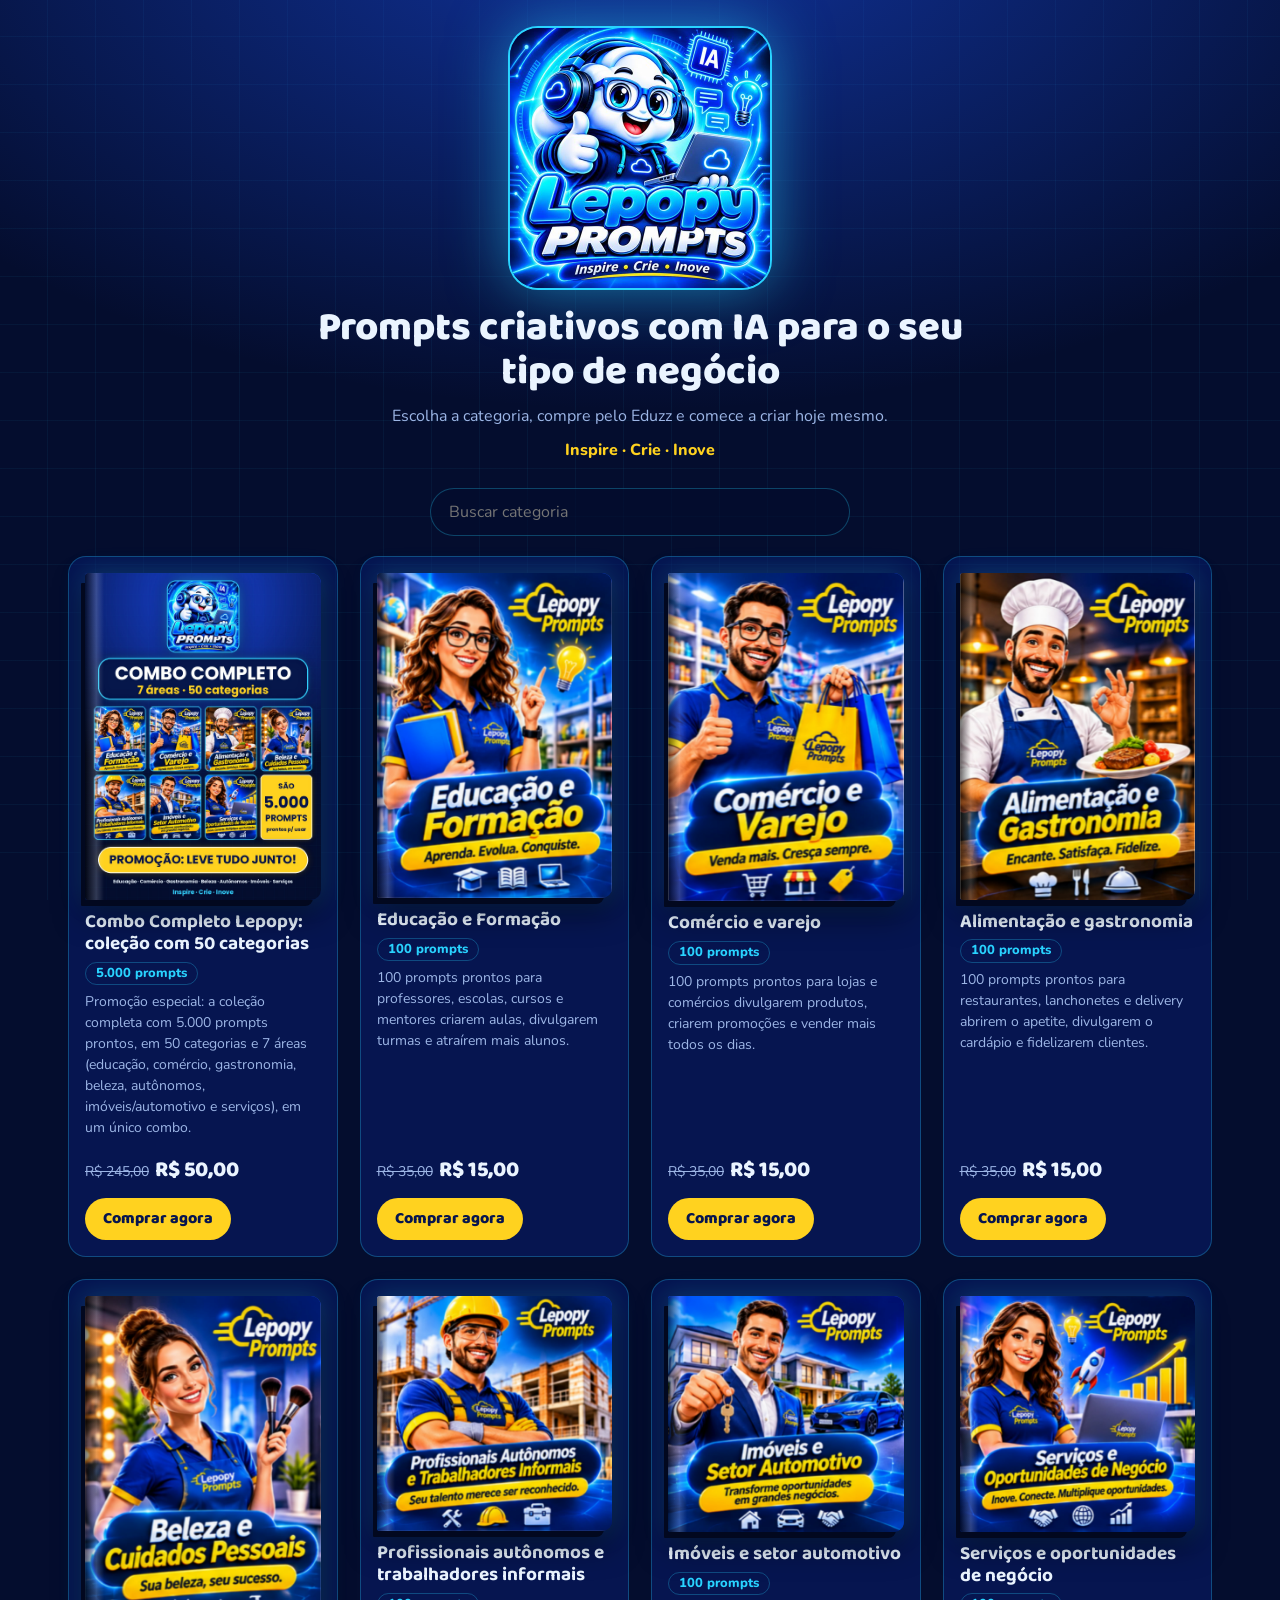
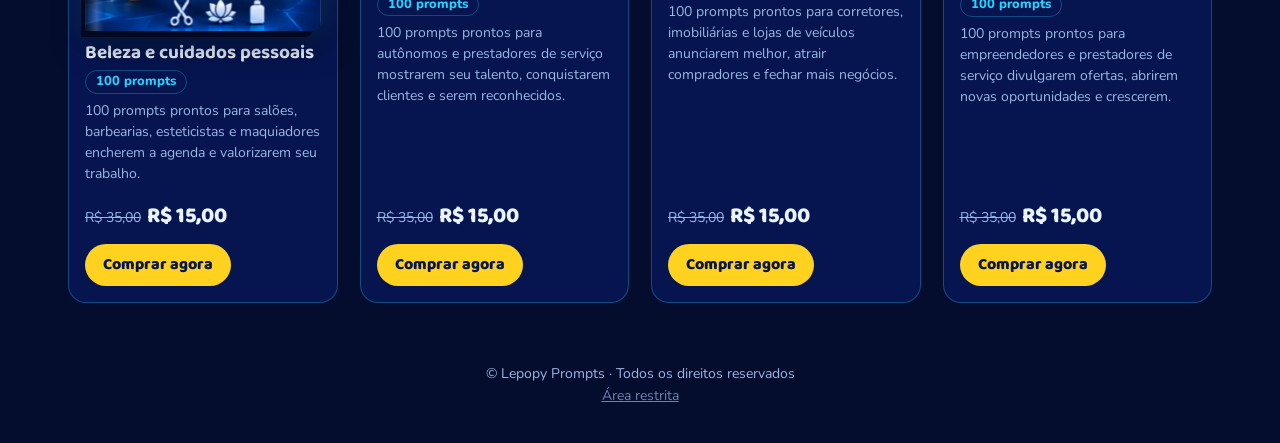
<file: index.html>
<!DOCTYPE html>
<html lang="pt-BR">
<head>
<meta charset="utf-8">
<meta name="viewport" content="width=device-width,initial-scale=1">
<title>Lepopy Prompts</title>
<link rel="icon" href="imagens/logo.jpg">
<link rel="preconnect" href="https://fonts.googleapis.com">
<link href="https://fonts.googleapis.com/css2?family=Baloo+2:wght@600;800&family=Nunito:wght@400;600;800&display=swap" rel="stylesheet">
<link rel="stylesheet" href="css/estilo.css">
</head>
<body>
<div id="app"></div>
<div id="adm" hidden></div>
<div id="toast" role="status"></div>
<script src="dados/config.js"></script>
<script src="js/app.js"></script>
</body>
</html>
</file>
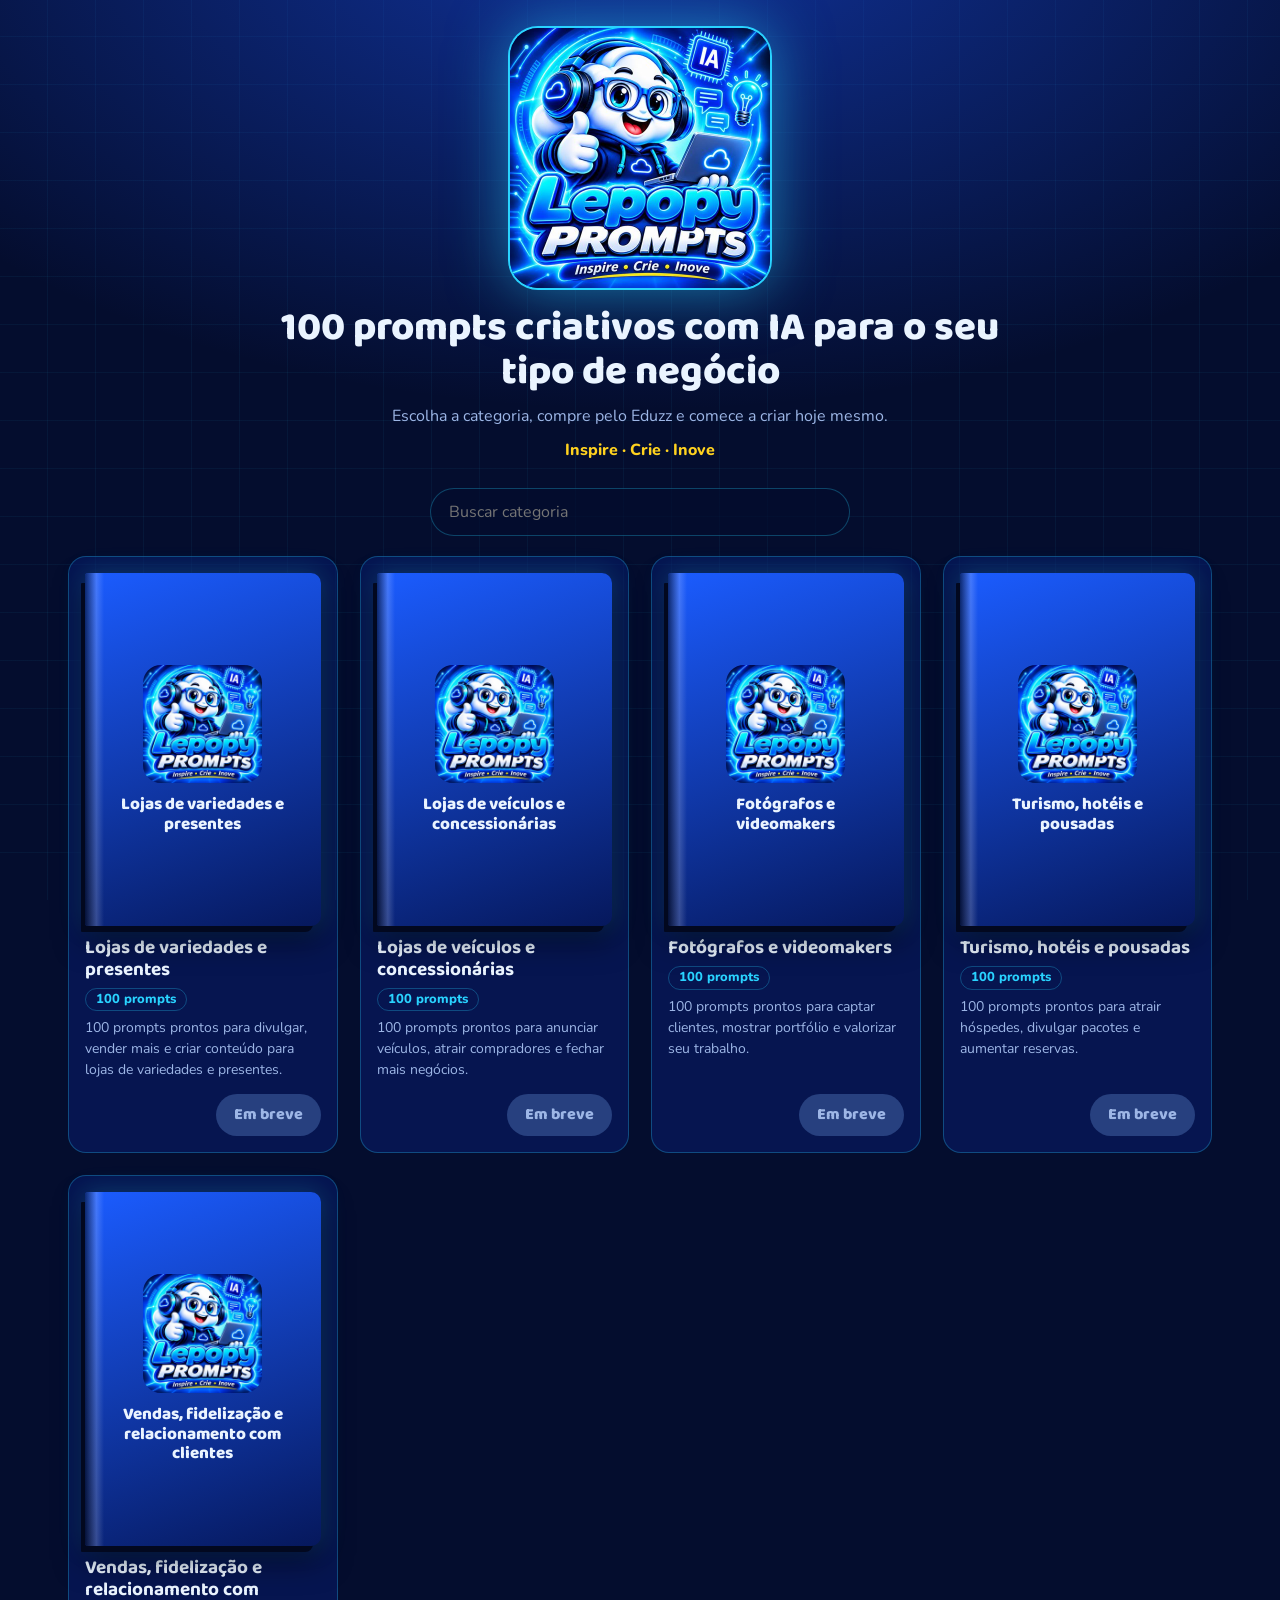
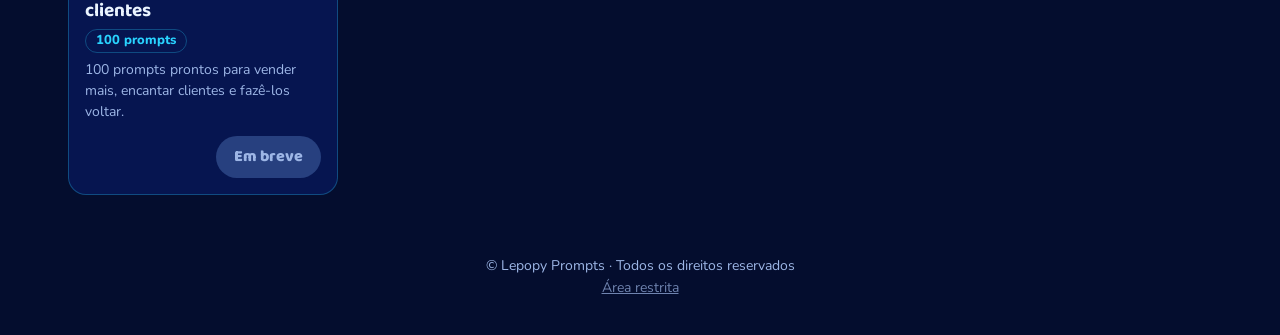
<file: lepopyprompts.html>
<!DOCTYPE html>
<html lang="pt-BR">
<head>
<meta charset="utf-8">
<meta name="viewport" content="width=device-width,initial-scale=1">
<title>Lepopy Prompts</title>
<link rel="preconnect" href="https://fonts.googleapis.com">
<link href="https://fonts.googleapis.com/css2?family=Baloo+2:wght@600;800&family=Nunito:wght@400;600;800&display=swap" rel="stylesheet">
<style>
:root{--bg:#040d2e;--cy:#29d3ff;--yl:#ffd21f;--tx:#eaf4ff;--mu:#9db6e6;--ln:rgba(41,211,255,.28)}
*{box-sizing:border-box}
body{margin:0;font:400 16px/1.5 Nunito,system-ui,sans-serif;color:var(--tx);background:radial-gradient(900px 500px at 50% -10%,#1747d6aa,transparent),repeating-linear-gradient(0deg,transparent 0 47px,rgba(41,211,255,.05) 47px 48px),repeating-linear-gradient(90deg,transparent 0 47px,rgba(41,211,255,.05) 47px 48px),var(--bg);background-attachment:fixed}
h1,h2,h3,.btn,.b2{font-family:'Baloo 2',Nunito,sans-serif}
:focus-visible{outline:3px solid var(--cy);outline-offset:2px}
.hero{display:grid;justify-items:center;text-align:center;padding:28px 18px 8px;gap:10px;max-width:760px;margin:auto}
.hero img{width:min(260px,62vw);height:auto;border-radius:28px;box-shadow:0 0 0 2px var(--cy),0 0 60px rgba(41,211,255,.55)}
h1{font-size:clamp(26px,5vw,40px);line-height:1.1;margin:8px 0 0;font-weight:800}
.hero p{color:var(--mu);margin:0;max-width:52ch}.tag{color:var(--yl)!important;font-weight:800}
.sr{max-width:1180px;margin:18px auto 0;padding:0 18px}
.sr input{width:100%;max-width:420px;display:block;margin:auto;padding:11px 18px;border-radius:999px;border:1px solid var(--ln);background:rgba(4,13,46,.7);color:var(--tx);font:inherit}
.grid{display:grid;grid-template-columns:repeat(auto-fill,minmax(230px,1fr));gap:22px;max-width:1180px;margin:20px auto 40px;padding:0 18px}
.card{display:flex;flex-direction:column;background:rgba(10,30,110,.55);border:1px solid var(--ln);border-radius:18px;padding:16px;gap:12px}
.cover{aspect-ratio:2/3;position:relative;border-radius:3px 10px 10px 3px;overflow:hidden;background:linear-gradient(160deg,#1b5cff,#06185c);box-shadow:-6px 8px 0 -2px #02081f,0 14px 30px rgba(0,0,0,.5),0 0 24px rgba(41,211,255,.25)}
.cover::after{content:"";position:absolute;inset:0 auto 0 0;width:8%;background:linear-gradient(90deg,rgba(0,0,0,.55),rgba(255,255,255,.18) 60%,transparent)}
.cover img{width:100%;height:100%;object-fit:cover;display:block}
.ph{height:100%;display:grid;place-content:center;justify-items:center;gap:12px;padding:14%;text-align:center}
.ph img{width:70%;height:auto;border-radius:18px}.ph b{font:800 17px/1.15 'Baloo 2',sans-serif}
.bd{display:flex;flex-direction:column;gap:6px;flex:1}
h3{margin:0;font-size:19px;line-height:1.15}.bd p{margin:0;color:var(--mu);font-size:14px}
.chip{align-self:flex-start;font-size:13px;font-weight:800;color:var(--cy);border:1px solid var(--ln);border-radius:999px;padding:1px 10px}
.buy{margin-top:auto;padding-top:8px;display:flex;align-items:center;justify-content:space-between;gap:10px;flex-wrap:wrap}
.pr b{font:800 22px 'Baloo 2',sans-serif}.pr s{color:var(--mu);margin-right:6px;font-size:14px}
.btn{background:var(--yl);color:#07154f;border:0;border-radius:999px;padding:9px 18px;font-weight:800;font-size:16px;text-decoration:none;cursor:pointer;display:inline-block}
.btn:hover{filter:brightness(1.08)}.btn.off{background:#27407f;color:var(--mu);cursor:default;filter:none}
.b2{background:transparent;color:var(--tx);border:1px solid var(--ln);border-radius:999px;padding:8px 16px;font-weight:600;font-size:15px;cursor:pointer}
.b2:hover{border-color:var(--cy)}.b2.dg{color:#ff8f8f;border-color:#ff8f8f66}
footer{text-align:center;color:var(--mu);padding:20px 18px 36px;font-size:14px}
footer button{background:none;border:0;color:var(--mu);cursor:pointer;text-decoration:underline;font:inherit;opacity:.7}
#adm{position:fixed;inset:0;z-index:20;background:var(--bg);overflow:auto;padding:16px}
.top{display:flex;justify-content:space-between;align-items:center;gap:10px;flex-wrap:wrap;max-width:900px;margin:0 auto 10px}.top h2{margin:0}
.tabs{display:flex;gap:6px;flex-wrap:wrap;max-width:900px;margin:0 auto 14px}
.tabs button{background:rgba(10,30,110,.55);color:var(--mu);border:1px solid var(--ln);border-radius:10px;padding:8px 14px;font:600 15px Nunito,sans-serif;cursor:pointer}
.tabs .on{background:var(--cy);color:#04123f;border-color:var(--cy)}
.pane{max-width:900px;margin:0 auto;display:grid;gap:10px;padding-bottom:60px}
.bar{display:flex;gap:8px;flex-wrap:wrap}
.it{background:rgba(10,30,110,.55);border:1px solid var(--ln);border-radius:14px}
.it summary{display:flex;align-items:center;gap:10px;padding:10px 12px;cursor:pointer;list-style:none}
.it summary b{flex:1;min-width:0}.it summary em{color:var(--mu);font-size:13px;font-style:normal}
.th{width:30px;height:44px;border-radius:3px;background:#1b5cff;flex:none;overflow:hidden}.th img{width:100%;height:100%;object-fit:cover}
.f{display:grid;grid-template-columns:repeat(auto-fit,minmax(200px,1fr));gap:10px;padding:4px 12px 14px}
label{display:grid;gap:4px;font-size:13px;font-weight:700;color:var(--mu)}.w{grid-column:1/-1}
input,textarea{width:100%;padding:9px 11px;border-radius:10px;border:1px solid var(--ln);background:#071546;color:var(--tx);font:16px Nunito,sans-serif}
input[type=checkbox]{width:auto}input[type=color]{padding:2px;height:40px}input:disabled{opacity:.6}
.ra{display:flex;gap:6px;flex-wrap:wrap;align-items:center}
.lg{max-width:340px;margin:12vh auto;display:grid;gap:12px}.lg p{margin:0;color:#ff8f8f;min-height:1.4em}
.note{color:var(--mu);font-size:14px;margin:0}
#toast{position:fixed;left:50%;bottom:22px;transform:translateX(-50%);background:var(--yl);color:#07154f;font-weight:800;padding:9px 18px;border-radius:999px;z-index:40;display:none;max-width:90vw}
@media (prefers-reduced-motion:no-preference){.hero img{animation:glow 4s ease-in-out infinite alternate}}
@keyframes glow{to{box-shadow:0 0 0 2px var(--cy),0 0 90px rgba(41,211,255,.8)}}
</style>
</head>
<body>
<div id="app"></div>
<div id="adm" hidden></div>
<div id="toast" role="status"></div>
<script type="application/json" id="seed">{"t":1,"set":{"name":"Lepopy Prompts","tag":"Inspire · Crie · Inove","title":"100 prompts criativos com IA para o seu tipo de negócio","text":"Escolha a categoria, compre pelo Eduzz e comece a criar hoje mesmo.","btn":"Comprar agora","cur":"R$","foot":"© Lepopy Prompts · Todos os direitos reservados","c1":"#29d3ff","c2":"#ffd21f","logo":"[data-uri]"},"adm":{"u":"lepopy","h":"0345fbb39ad48b5a1307cda41c2eff385069a97ba9a81a4ebb3c9fc4672d3712"},"cats":[{"id":"c13","n":"Lojas de variedades e presentes","d":"100 prompts prontos para divulgar, vender mais e criar conteúdo para lojas de variedades e presentes.","p":"","o":"","k":"100","img":"","l":"","on":1},{"id":"c42","n":"Lojas de veículos e concessionárias","d":"100 prompts prontos para anunciar veículos, atrair compradores e fechar mais negócios.","p":"","o":"","k":"100","img":"","l":"","on":1},{"id":"c46","n":"Fotógrafos e videomakers","d":"100 prompts prontos para captar clientes, mostrar portfólio e valorizar seu trabalho.","p":"","o":"","k":"100","img":"","l":"","on":1},{"id":"c47","n":"Turismo, hotéis e pousadas","d":"100 prompts prontos para atrair hóspedes, divulgar pacotes e aumentar reservas.","p":"","o":"","k":"100","img":"","l":"","on":1},{"id":"c50","n":"Vendas, fidelização e relacionamento com clientes","d":"100 prompts prontos para vender mais, encantar clientes e fazê-los voltar.","p":"","o":"","k":"100","img":"","l":"","on":1}]}</script>
<script>
const $=(s,r=document)=>r.querySelector(s);
const esc=s=>String(s==null?'':s).replace(/[&<>"']/g,c=>({'&':'&amp;','<':'&lt;','>':'&gt;','"':'&quot;',"'":'&#39;'}[c]));
const SEED=JSON.parse($('#seed').textContent);
const ORIGINAL='<!DOCTYPE html>\n'+document.documentElement.outerHTML;
const KEY='lepopy_loja_v1';
let S=(()=>{try{const l=JSON.parse(localStorage.getItem(KEY));if(l&&l.cats&&l.set&&(l.t||0)>(SEED.t||0))return l}catch(e){}return JSON.parse(JSON.stringify(SEED))})();
let tab='c',fails=0,lock=0;

function sha256(a){function r(v,n){return(v>>>n)|(v<<(32-n))}var M=Math.pow(2,32),res='',w=[],L=a.length*8,h=sha256.h=sha256.h||[],k=sha256.k=sha256.k||[],pc=k.length,comp={},i,j;
for(var c=2;pc<64;c++){if(!comp[c]){for(i=0;i<313;i+=c)comp[i]=c;h[pc]=(Math.pow(c,.5)*M)|0;k[pc++]=(Math.pow(c,1/3)*M)|0}}
a+='\x80';while(a.length%64-56)a+='\x00';
for(i=0;i<a.length;i++){j=a.charCodeAt(i);w[i>>2]|=j<<((3-i)%4)*8}
w[w.length]=((L/M)|0);w[w.length]=L;
for(j=0;j<w.length;){var x=w.slice(j,j+=16),old=h;h=h.slice(0,8);
for(i=0;i<64;i++){var w15=x[i-15],w2=x[i-2],A=h[0],E=h[4];
var t1=h[7]+(r(E,6)^r(E,11)^r(E,25))+((E&h[5])^((~E)&h[6]))+k[i]+(x[i]=(i<16)?x[i]:(x[i-16]+(r(w15,7)^r(w15,18)^(w15>>>3))+x[i-7]+(r(w2,17)^r(w2,19)^(w2>>>10)))|0);
var t2=(r(A,2)^r(A,13)^r(A,22))+((A&h[1])^(A&h[2])^(h[1]&h[2]));
h=[(t1+t2)|0].concat(h);h[4]=(h[4]+t1)|0}
for(i=0;i<8;i++)h[i]=(h[i]+old[i])|0}
for(i=0;i<8;i++)for(j=3;j+1;j--){var b=(h[i]>>(j*8))&255;res+=((b<16)?0:'')+b.toString(16)}return res}
const H=(u,p)=>sha256(unescape(encodeURIComponent(u.toLowerCase().trim()+':'+p)));

function save(){S.t=Date.now();try{localStorage.setItem(KEY,JSON.stringify(S))}catch(e){toast('Sem espaço no navegador. Use link (URL) nas imagens.')}}
function toast(m){const t=$('#toast');t.textContent=m;t.style.display='block';clearTimeout(toast.i);toast.i=setTimeout(()=>t.style.display='none',3200)}
function money(v){v=parseFloat(String(v).replace(/\./g,'').replace(',','.'));if(!isFinite(v)||v<=0)return'';return S.set.cur+' '+v.toLocaleString('pt-BR',{minimumFractionDigits:2,maximumFractionDigits:2})}
function shrink(f,max,cb){const r=new FileReader();r.onload=()=>{const i=new Image();i.onload=()=>{const k=Math.min(1,max/Math.max(i.width,i.height)),c=document.createElement('canvas');c.width=Math.round(i.width*k);c.height=Math.round(i.height*k);c.getContext('2d').drawImage(i,0,0,c.width,c.height);cb(c.toDataURL('image/jpeg',.8))};i.src=r.result};r.readAsDataURL(f)}
let DLC=null;(async()=>{try{DLC=await claude.use('downloads')}catch(e){}})();
async function dl(blob,name){if(!DLC)return toast('Download indisponível nesta visualização.');try{await DLC.save({filename:name,data:blob})}catch(e){if(e&&e.code!='declined')toast('Não foi possível salvar o arquivo.')}}
const uid=()=>'c'+Date.now().toString(36)+Math.random().toString(36).slice(2,5);
const newCat=(n,p,l)=>({id:uid(),n:n||'Nova categoria',d:'',p:p||'',o:'',k:'100',img:'',l:l||'',on:1});

/* ---------- Loja ---------- */
function render(){const s=S.set,st=document.documentElement.style;document.title=s.name;st.setProperty('--cy',s.c1);st.setProperty('--yl',s.c2);
$('#app').innerHTML=`<header class="hero"><img src="${esc(s.logo)}" alt="${esc(s.name)}"><h1>${esc(s.title)}</h1><p>${esc(s.text)}</p><p class="tag">${esc(s.tag)}</p></header>
<div class="sr"><input id="q" type="search" placeholder="Buscar categoria" aria-label="Buscar categoria"></div><main class="grid" id="grid"></main>
<footer>${esc(s.foot)}<br><button data-act="open">Área restrita</button></footer>`;grid()}
function grid(){const q=($('#q')||{}).value||'',n=q.toLowerCase(),s=S.set;
const l=S.cats.filter(c=>c.on&&(c.n+' '+c.d).toLowerCase().includes(n));
$('#grid').innerHTML=l.map(c=>{const ok=/^https?:\/\//i.test(c.l||'');
return`<article class="card"><div class="cover">${c.img?`<img src="${esc(c.img)}" alt="Capa: ${esc(c.n)}" loading="lazy">`:`<div class="ph"><img src="${esc(s.logo)}" alt=""><b>${esc(c.n)}</b></div>`}</div>
<div class="bd"><h3>${esc(c.n)}</h3>${c.k?`<span class="chip">${esc(c.k)} prompts</span>`:''}<p>${esc(c.d)}</p>
<div class="buy"><div class="pr">${c.o&&money(c.o)?`<s>${money(c.o)}</s>`:''}<b>${money(c.p)}</b></div>${ok?`<a class="btn" href="${esc(c.l)}" target="_blank" rel="noopener noreferrer">${esc(s.btn)}</a>`:`<span class="btn off">Em breve</span>`}</div></div></article>`}).join('')||'<p style="grid-column:1/-1;text-align:center;color:var(--mu)">Nenhuma categoria encontrada.</p>'}

/* ---------- Painel ---------- */
function login(){const A=$('#adm');A.hidden=false;document.body.style.overflow='hidden';
A.innerHTML=`<div class="lg"><h2>Área restrita</h2><label>Usuário<input id="lu" autocomplete="username"></label><label>Senha<input id="lp" type="password" autocomplete="current-password"></label><p id="le"></p><div class="ra"><button class="btn" data-act="go">Entrar</button><button class="b2" data-act="view">Cancelar</button></div></div>`;$('#lu').focus()}
function go(){if(Date.now()<lock){$('#le').textContent='Aguarde alguns segundos.';return}
if(H($('#lu').value,$('#lp').value)===S.adm.h){sessionStorage.lp='1';fails=0;adm()}else{fails++;if(fails>=5){lock=Date.now()+30000;fails=0}$('#le').textContent='Usuário ou senha incorretos.'}}
function adm(){const A=$('#adm');A.hidden=false;document.body.style.overflow='hidden';
const T=[['c','Categorias'],['s','Página'],['a','Acesso'],['b','Publicar e backup']];
A.innerHTML=`<div class="top"><h2>Painel · ${esc(S.set.name)}</h2><div class="ra"><button class="b2" data-act="view">Ver página</button><button class="b2" data-act="out">Sair</button></div></div>
<nav class="tabs">${T.map(([k,t])=>`<button class="${tab==k?'on':''}" data-tab="${k}">${t}</button>`).join('')}</nav>
<div class="pane">${{c:pc,s:ps,a:pa,b:pb}[tab]()}</div>`}
function closeAdm(){$('#adm').hidden=true;document.body.style.overflow='';render()}
const inp=(k,v,l,x='')=>`<label ${x}>${l}<input data-s="${k}" value="${esc(v)}"></label>`;
function item(c){const dat=(c.img||'').startsWith('data:');
return`<details class="it" data-id="${c.id}"><summary><span class="th">${c.img?`<img src="${esc(c.img)}" alt="">`:''}</span><b>${esc(c.n||'Sem nome')}</b><em>${money(c.p)||'sem preço'} · ${c.l?'link ok':'sem link'}${c.on?'':' · oculta'}</em></summary>
<div class="f"><label class="w">Nome<input data-k="n" value="${esc(c.n)}"></label>
<label>Preço (ex.: 19,90)<input data-k="p" inputmode="decimal" value="${esc(c.p)}"></label>
<label>Preço antigo (opcional)<input data-k="o" inputmode="decimal" value="${esc(c.o)}"></label>
<label>Quantidade de prompts<input data-k="k" value="${esc(c.k)}"></label>
<label class="w">Descrição<textarea data-k="d" rows="2">${esc(c.d)}</textarea></label>
<label class="w">Link de compra (Eduzz)<input data-k="l" type="url" placeholder="https://..." value="${esc(c.l)}"></label>
<label class="w">Imagem da capa (link ou arquivo)${dat?'<input value="Imagem enviada do computador" disabled>':`<input data-k="img" placeholder="https://..." value="${esc(c.img)}">`}</label>
<div class="ra w"><label class="b2" style="cursor:pointer">Enviar imagem<input type="file" accept="image/*" data-up="1" hidden></label>${c.img?'<button class="b2" data-act="rmimg">Remover imagem</button>':''}
<label style="display:flex;gap:6px;align-items:center"><input type="checkbox" data-k="on" ${c.on?'checked':''}> Visível na página</label></div>
<div class="ra w"><button class="b2" data-act="up">Subir</button><button class="b2" data-act="down">Descer</button><button class="b2" data-act="dup">Duplicar</button><button class="b2 dg" data-act="del">Excluir</button></div></div></details>`}
function pc(){return`<div class="bar"><button class="btn" data-act="add">Nova categoria</button><button class="b2" data-act="bulk">Adicionar em lote</button></div>
<div id="bulk" hidden class="pane"><p class="note">Uma categoria por linha. Opcional: Nome | preço | link</p><textarea id="bt" rows="6" placeholder="Padarias e confeitarias | 19,90 | https://sun.eduzz.com/..."></textarea><div><button class="btn" data-act="bulkok">Adicionar</button></div></div>
<p class="note">${S.cats.length} categorias. As alterações valem neste navegador; para o público ver, use Publicar e backup.</p>${S.cats.map(item).join('')}`}
function ps(){const s=S.set;return`<div class="f" style="padding:0">${inp('name',s.name,'Nome da marca')}${inp('tag',s.tag,'Slogan')}${inp('title',s.title,'Título principal','class="w"')}${inp('text',s.text,'Texto de apoio','class="w"')}${inp('btn',s.btn,'Texto do botão')}${inp('cur',s.cur,'Moeda')}${inp('foot',s.foot,'Rodapé','class="w"')}
<label>Cor de destaque<input type="color" data-s="c1" value="${esc(s.c1)}"></label><label>Cor do botão<input type="color" data-s="c2" value="${esc(s.c2)}"></label>
<div class="ra w"><img src="${esc(s.logo)}" alt="" width="64" height="64" style="border-radius:12px"><label class="b2" style="cursor:pointer">Trocar logo<input type="file" accept="image/*" data-logo="1" hidden></label></div></div>`}
function pa(){return`<p class="note">Altere o usuário e a senha de acesso ao painel. Use ao menos 8 caracteres.</p><div class="f" style="padding:0"><label>Usuário<input id="nu" value="${esc(S.adm.u)}"></label><label>Nova senha<input id="np" type="password" autocomplete="new-password"></label><label>Repetir senha<input id="np2" type="password" autocomplete="new-password"></label></div><div><button class="btn" data-act="pw">Salvar acesso</button></div>`}
function pb(){return`<p class="note">As alterações ficam salvas neste navegador. Para o público ver, clique em Baixar página atualizada e use esse arquivo index.html na sua hospedagem.</p>
<div class="bar"><button class="btn" data-act="bake">Baixar página atualizada</button><button class="b2" data-act="exp">Exportar backup (.json)</button><label class="b2" style="cursor:pointer">Importar backup<input type="file" accept=".json,application/json" data-imp="1" hidden></label><button class="b2 dg" data-act="rst">Restaurar original</button></div>`}

function bakeHtml(){S.t=Date.now();save();const j=JSON.stringify(S).replace(/</g,'\\u003c');
return ORIGINAL.replace(/(<script type="application\/json" id="seed">)[\s\S]*?(<\/script>)/,(m,x,y)=>x+j+y).replace(/<title>[\s\S]*?<\/title>/,()=>'<title>'+esc(S.set.name)+'</title>')}
/* ---------- Eventos ---------- */
document.addEventListener('click',e=>{const t=e.target.closest('[data-act],[data-tab]');if(!t)return;
if(t.dataset.tab){tab=t.dataset.tab;adm();return}
const a=t.dataset.act,it=t.closest('[data-id]'),i=it?S.cats.findIndex(c=>c.id==it.dataset.id):-1,C=S.cats;
if(a=='open'){sessionStorage.lp=='1'?adm():login()}
else if(a=='go')go();
else if(a=='view')closeAdm();
else if(a=='out'){sessionStorage.removeItem('lp');closeAdm()}
else if(a=='add'){C.unshift(newCat());save();adm();$('.it').open=true}
else if(a=='bulk')$('#bulk').hidden=!$('#bulk').hidden;
else if(a=='bulkok'){const L=$('#bt').value.split('\n').map(x=>x.trim()).filter(Boolean);
L.forEach(x=>{const [n,p,l]=x.split('|').map(y=>y.trim());C.push(newCat(n,p,l))});save();adm();toast(L.length+' categorias adicionadas')}
else if(i<0){}
else if(a=='up'&&i>0){[C[i-1],C[i]]=[C[i],C[i-1]];save();adm()}
else if(a=='down'&&i<C.length-1){[C[i+1],C[i]]=[C[i],C[i+1]];save();adm()}
else if(a=='dup'){C.splice(i+1,0,Object.assign({},C[i],{id:uid(),n:C[i].n+' (cópia)'}));save();adm()}
else if(a=='del'){if(confirm('Excluir "'+C[i].n+'"?')){C.splice(i,1);save();adm()}}
else if(a=='rmimg'){C[i].img='';save();adm()}
if(a=='pw'){const u=$('#nu').value.trim(),p=$('#np').value;if(!u||p.length<8)return toast('Informe usuário e senha com 8+ caracteres.');if(p!==$('#np2').value)return toast('As senhas não coincidem.');S.adm={u:u.toLowerCase(),h:H(u,p)};save();toast('Acesso atualizado.');$('#np').value=$('#np2').value=''}
if(a=='exp')dl(new Blob([JSON.stringify(S)],{type:'application/json'}),'lepopy-backup.json');
if(a=='bake'){dl(new Blob([bakeHtml()],{type:'text/html'}),'index.html');toast('Página baixada: envie o index.html para a hospedagem.')}
if(a=='rst'&&confirm('Descartar as alterações deste navegador e voltar ao original do arquivo?')){localStorage.removeItem(KEY);S=JSON.parse(JSON.stringify(SEED));adm()}});

document.addEventListener('input',e=>{const t=e.target,it=t.closest('[data-id]');
if(it&&t.dataset.k){const c=S.cats.find(x=>x.id==it.dataset.id);if(!c)return;c[t.dataset.k]=t.type=='checkbox'?(t.checked?1:0):t.value;save();
const b=it.querySelector('summary b'),m=it.querySelector('summary em');b.textContent=c.n||'Sem nome';m.textContent=(money(c.p)||'sem preço')+' · '+(c.l?'link ok':'sem link')+(c.on?'':' · oculta')}
else if(t.dataset.s){S.set[t.dataset.s]=t.value;save()}
else if(t.id=='q')grid()});

document.addEventListener('change',e=>{const t=e.target,f=t.files&&t.files[0];if(!f)return;
if(t.dataset.up){const it=t.closest('[data-id]'),c=S.cats.find(x=>x.id==it.dataset.id);shrink(f,600,d=>{c.img=d;save();adm();toast('Imagem salva')})}
else if(t.dataset.logo)shrink(f,520,d=>{S.set.logo=d;save();adm()});
else if(t.dataset.imp){const r=new FileReader();r.onload=()=>{try{const o=JSON.parse(r.result);if(!o.cats||!o.set||!o.adm)throw 0;S=o;save();adm();toast('Backup importado')}catch(x){toast('Arquivo de backup inválido.')}};r.readAsText(f)}});

document.addEventListener('keydown',e=>{if(e.key=='Enter'&&e.target.id=='lp')go()});
addEventListener('hashchange',()=>{if(location.hash=='#admin')sessionStorage.lp=='1'?adm():login()});
render();if(location.hash=='#admin')sessionStorage.lp=='1'?adm():login();
</script>
</body>
</html>
</file>
<file: css/estilo.css>
:root{--bg:#040d2e;--cy:#29d3ff;--yl:#ffd21f;--tx:#eaf4ff;--mu:#9db6e6;--ln:rgba(41,211,255,.28)}
*{box-sizing:border-box}
body{margin:0;font:400 16px/1.5 Nunito,system-ui,sans-serif;color:var(--tx);background:radial-gradient(900px 500px at 50% -10%,#1747d6aa,transparent),repeating-linear-gradient(0deg,transparent 0 47px,rgba(41,211,255,.05) 47px 48px),repeating-linear-gradient(90deg,transparent 0 47px,rgba(41,211,255,.05) 47px 48px),var(--bg);background-attachment:fixed}
h1,h2,h3,.btn,.b2{font-family:'Baloo 2',Nunito,sans-serif}
:focus-visible{outline:3px solid var(--cy);outline-offset:2px}
.hero{display:grid;justify-items:center;text-align:center;padding:28px 18px 8px;gap:10px;max-width:760px;margin:auto}
.hero img{width:min(260px,62vw);height:auto;border-radius:28px;box-shadow:0 0 0 2px var(--cy),0 0 60px rgba(41,211,255,.55)}
h1{font-size:clamp(26px,5vw,40px);line-height:1.1;margin:8px 0 0;font-weight:800}
.hero p{color:var(--mu);margin:0;max-width:52ch}.tag{color:var(--yl)!important;font-weight:800}
.sr{max-width:1180px;margin:18px auto 0;padding:0 18px}
.sr input{width:100%;max-width:420px;display:block;margin:auto;padding:11px 18px;border-radius:999px;border:1px solid var(--ln);background:rgba(4,13,46,.7);color:var(--tx);font:inherit}
.grid{display:grid;grid-template-columns:repeat(auto-fill,minmax(230px,1fr));gap:22px;max-width:1180px;margin:20px auto 40px;padding:0 18px}
.card{display:flex;flex-direction:column;background:rgba(10,30,110,.55);border:1px solid var(--ln);border-radius:18px;padding:16px;gap:12px}
.cover{position:relative;border-radius:3px 10px 10px 3px;overflow:hidden;background:linear-gradient(160deg,#1b5cff,#06185c);box-shadow:-6px 8px 0 -2px #02081f,0 14px 30px rgba(0,0,0,.5),0 0 24px rgba(41,211,255,.25)}
.cover::after{content:"";position:absolute;inset:0 auto 0 0;width:8%;background:linear-gradient(90deg,rgba(0,0,0,.55),rgba(255,255,255,.18) 60%,transparent)}
.cover img{width:100%;height:auto;display:block}
.ph{aspect-ratio:2/3;display:grid;place-content:center;justify-items:center;gap:12px;padding:14%;text-align:center}
.ph img{width:70%;height:auto;border-radius:18px}.ph b{font:800 17px/1.15 'Baloo 2',sans-serif}
.bd{display:flex;flex-direction:column;gap:6px;flex:1}
h3{margin:0;font-size:19px;line-height:1.15}.bd p{margin:0;color:var(--mu);font-size:14px}
.chip{align-self:flex-start;font-size:13px;font-weight:800;color:var(--cy);border:1px solid var(--ln);border-radius:999px;padding:1px 10px}
.buy{margin-top:auto;padding-top:8px;display:flex;align-items:center;justify-content:space-between;gap:10px;flex-wrap:wrap}
.pr b{font:800 22px 'Baloo 2',sans-serif}.pr s{color:var(--mu);margin-right:6px;font-size:14px}
.btn{background:var(--yl);color:#07154f;border:0;border-radius:999px;padding:9px 18px;font-weight:800;font-size:16px;text-decoration:none;cursor:pointer;display:inline-block}
.btn:hover{filter:brightness(1.08)}.btn.off{background:#27407f;color:var(--mu);cursor:default;filter:none}
.b2{background:transparent;color:var(--tx);border:1px solid var(--ln);border-radius:999px;padding:8px 16px;font-weight:600;font-size:15px;cursor:pointer}
.b2:hover{border-color:var(--cy)}.b2.dg{color:#ff8f8f;border-color:#ff8f8f66}
footer{text-align:center;color:var(--mu);padding:20px 18px 36px;font-size:14px}
footer button{background:none;border:0;color:var(--mu);cursor:pointer;text-decoration:underline;font:inherit;opacity:.7}
#adm{position:fixed;inset:0;z-index:20;background:var(--bg);overflow:auto;padding:16px}
.top{display:flex;justify-content:space-between;align-items:center;gap:10px;flex-wrap:wrap;max-width:900px;margin:0 auto 10px}.top h2{margin:0}
.tabs{display:flex;gap:6px;flex-wrap:wrap;max-width:900px;margin:0 auto 14px}
.tabs button{background:rgba(10,30,110,.55);color:var(--mu);border:1px solid var(--ln);border-radius:10px;padding:8px 14px;font:600 15px Nunito,sans-serif;cursor:pointer}
.tabs .on{background:var(--cy);color:#04123f;border-color:var(--cy)}
.pane{max-width:900px;margin:0 auto;display:grid;gap:10px;padding-bottom:60px}
.bar{display:flex;gap:8px;flex-wrap:wrap}
.it{background:rgba(10,30,110,.55);border:1px solid var(--ln);border-radius:14px}
.it summary{display:flex;align-items:center;gap:10px;padding:10px 12px;cursor:pointer;list-style:none}
.it summary b{flex:1;min-width:0}.it summary em{color:var(--mu);font-size:13px;font-style:normal}
.th{width:30px;height:44px;border-radius:3px;background:#1b5cff;flex:none;overflow:hidden}.th img{width:100%;height:100%;object-fit:cover}
.f{display:grid;grid-template-columns:repeat(auto-fit,minmax(200px,1fr));gap:10px;padding:4px 12px 14px}
label{display:grid;gap:4px;font-size:13px;font-weight:700;color:var(--mu)}.w{grid-column:1/-1}
input,textarea{width:100%;padding:9px 11px;border-radius:10px;border:1px solid var(--ln);background:#071546;color:var(--tx);font:16px Nunito,sans-serif}
input[type=checkbox]{width:auto}input[type=color]{padding:2px;height:40px}input:disabled{opacity:.6}
.ra{display:flex;gap:6px;flex-wrap:wrap;align-items:center}
.lg{max-width:340px;margin:12vh auto;display:grid;gap:12px}.lg p{margin:0;color:#ff8f8f;min-height:1.4em}
.note{color:var(--mu);font-size:14px;margin:0}
#toast{position:fixed;left:50%;bottom:22px;transform:translateX(-50%);background:var(--yl);color:#07154f;font-weight:800;padding:9px 18px;border-radius:999px;z-index:40;display:none;max-width:90vw}
@media (prefers-reduced-motion:no-preference){.hero img{animation:glow 4s ease-in-out infinite alternate}}
@keyframes glow{to{box-shadow:0 0 0 2px var(--cy),0 0 90px rgba(41,211,255,.8)}}
</file>
